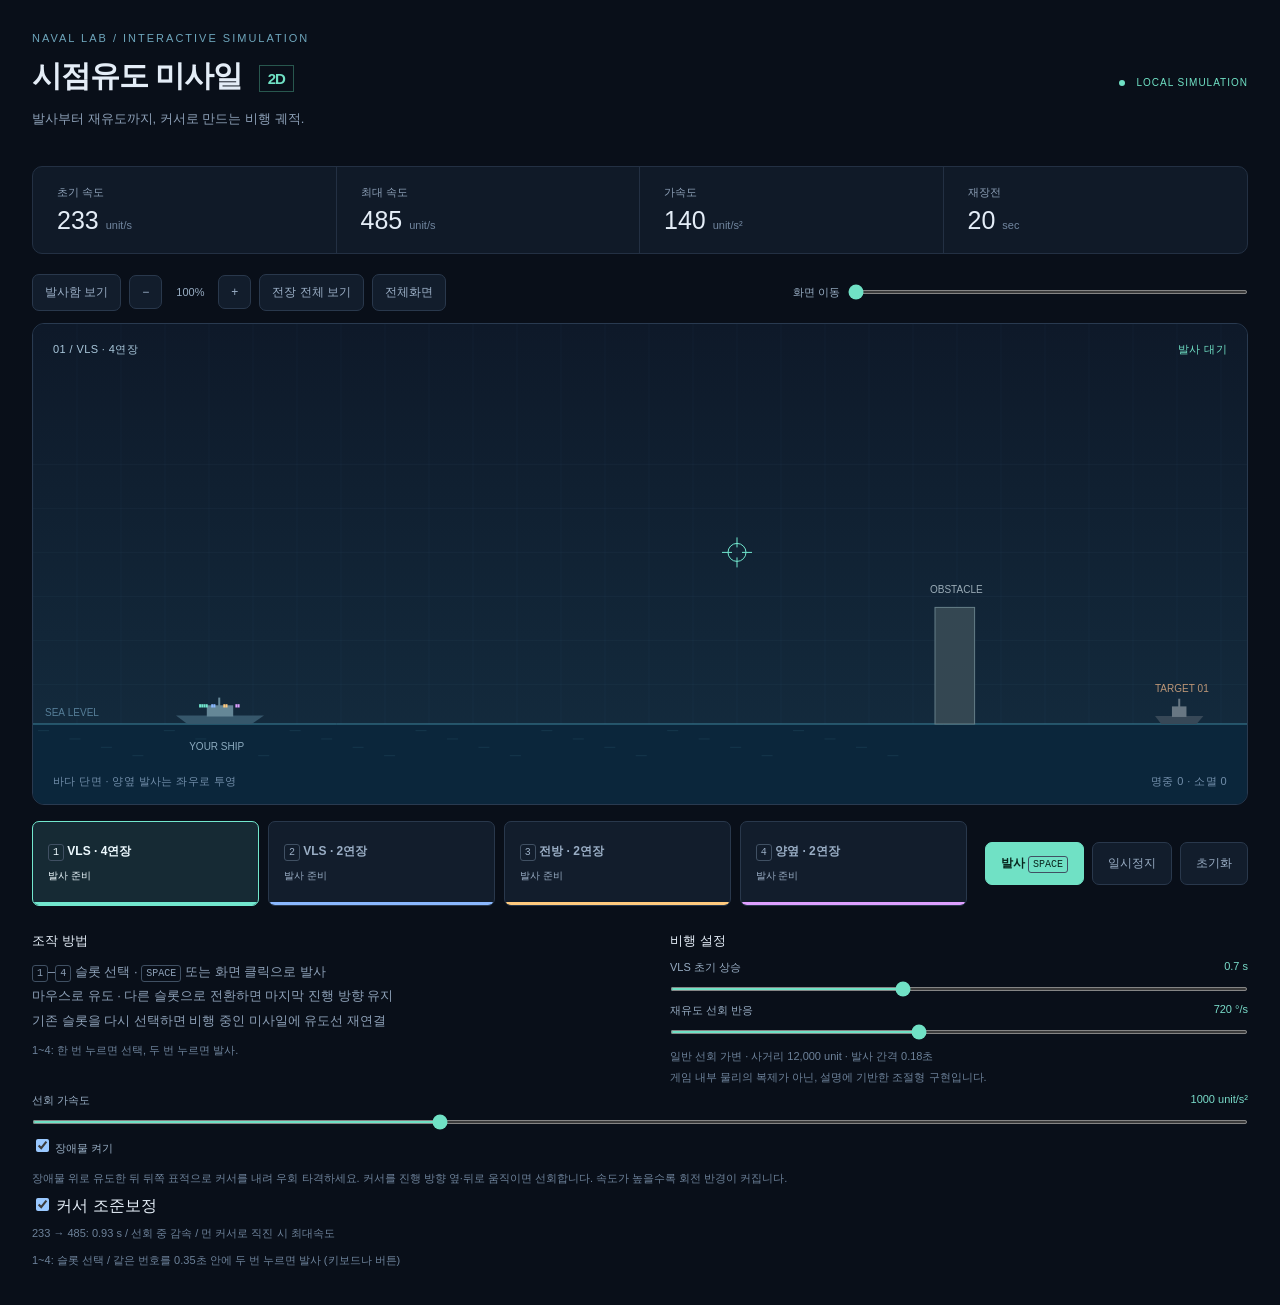
<file: views/minigame/missile-simulator/index.html>
<!doctype html>
<html lang="ko">
<head>
<meta charset="utf-8"><meta name="viewport" content="width=device-width, initial-scale=1">
<title>시점유도 미사일 · Naval Lab</title>
<link rel="stylesheet" href="style.css?v=14">
</head>
<body>
<main>
  <header><div><span class="eyebrow">NAVAL LAB / INTERACTIVE SIMULATION</span><h1>시점유도 미사일 <span>2D</span></h1><p>발사부터 재유도까지, 커서로 만드는 비행 궤적.</p></div><div class="live"><i></i> LOCAL SIMULATION</div></header>
  <section class="metrics"><div>초기 속도<strong>233 <small>unit/s</small></strong></div><div>최대 속도<strong>485 <small>unit/s</small></strong></div><div>가속도<strong>140 <small>unit/s²</small></strong></div><div>재장전<strong>20 <small>sec</small></strong></div></section>
  <section id="stage">
<div id="cameraToolbar"><button id="homeView">발사함 보기</button><button id="zoomOut" aria-label="축소">−</button><span id="zoomLabel">100%</span><button id="zoomIn" aria-label="확대">+</button><button id="fit">전장 전체 보기</button><button id="fullscreen">전체화면</button><label for="pan">화면 이동</label><input id="pan" type="range" min="0" max="6800" step="1" value="0" aria-label="전장 가로 이동"></div>
<section class="viewport"><canvas id="scene" aria-label="바다 단면에서 미사일을 발사하고 마우스 위치로 유도하는 시뮬레이션"></canvas><div class="overlay"><span id="mode">01 / VLS · 4연장</span><span id="telemetry">발사 대기</span></div><div class="bottom-overlay"><span>바다 단면 · 양옆 발사는 좌우로 투영</span><span id="stats">명중 0 · 소멸 0</span></div></section>
  <section class="controls"><div class="slots" id="slots"></div><div class="actions"><button id="fire" class="primary">발사 <kbd>SPACE</kbd></button><button id="pause" aria-label="일시정지">일시정지</button><button id="reset">초기화</button></div></section>
  </section>
<section class="footer"><div><h2>조작 방법</h2><p><kbd>1</kbd>–<kbd>4</kbd> 슬롯 선택 · <kbd>SPACE</kbd> 또는 화면 클릭으로 발사<br>마우스로 유도 · 다른 슬롯으로 전환하면 마지막 진행 방향 유지<br>기존 슬롯을 다시 선택하면 비행 중인 미사일에 유도선 재연결</p><p class="note">1~4: &#xd55c; &#xbc88; &#xb204;&#xb974;&#xba74; &#xc120;&#xd0dd;, &#xb450; &#xbc88; &#xb204;&#xb974;&#xba74; &#xbc1c;&#xc0ac;.</p></div><div class="settings"><h2>비행 설정</h2><label>VLS 초기 상승 <output id="boostValue">0.7 s</output><input id="boost" type="range" min="0.5" max="1" step="0.1" value="0.7"></label><label>재유도 선회 반응 <output id="turnValue">720 °/s</output><input id="turn" type="range" min="180" max="1440" step="30" value="720"></label><p class="note">일반 선회 가변 · 사거리 12,000 unit · 발사 간격 0.18초<br>게임 내부 물리의 복제가 아닌, 설명에 기반한 조절형 구현입니다.</p></div></section>
<section class="settings"><label>선회 가속도 <output id="lateralValue">1000 unit/s²</output><input id="lateral" type="range" min="400" max="2200" step="50" value="1000"></label><label><input id="obstacles" type="checkbox" checked> 장애물 켜기</label><p class="note">장애물 위로 유도한 뒤 뒤쪽 표적으로 커서를 내려 우회 타격하세요. 커서를 진행 방향 옆·뒤로 움직이면 선회합니다. 속도가 높을수록 회전 반경이 커집니다.</p></section>
<label><input id="aimAssist" type="checkbox" checked> &#xcee4;&#xc11c; &#xc870;&#xc900;&#xbcf4;&#xc815;</label><p class="note">233 &#x2192; 485: 0.93 s / &#xc120;&#xd68c; &#xc911; &#xac10;&#xc18d; / &#xba3c; &#xcee4;&#xc11c;&#xb85c; &#xc9c1;&#xc9c4; &#xc2dc; &#xcd5c;&#xb300;&#xc18d;&#xb3c4;</p><p class="note">1~4: &#xc2ac;&#xb86f; &#xc120;&#xd0dd; / &#xac19;&#xc740; &#xbc88;&#xd638;&#xb97c; 0.35&#xcd08; &#xc548;&#xc5d0; &#xb450; &#xbc88; &#xb204;&#xb974;&#xba74; &#xbc1c;&#xc0ac; (&#xd0a4;&#xbcf4;&#xb4dc;&#xb098; &#xbc84;&#xd2bc;)</p></main><script src="sim.js?v=14"></script><script src="camera.js?v=14"></script><script src="app.js?v=14"></script>

</body></html>
</file>
<file: views/minigame/missile-simulator/style.css>
:root{color-scheme:dark;font-family:Inter,"Segoe UI","Malgun Gothic",sans-serif;background:#090f19;color:#e4edf7}*{box-sizing:border-box}body{margin:0}main{width:100%;max-width:none;margin:auto;padding:28px 32px}header{display:flex;justify-content:space-between;align-items:center;margin-bottom:28px}.eyebrow{font-size:11px;letter-spacing:2px;color:#6ea6bc}h1{font-size:30px;letter-spacing:-1px;margin:10px 0}h1 span{font-size:15px;color:#70e1c5;border:1px solid #28574e;padding:4px 8px;vertical-align:middle;margin-left:9px}p{font-size:13px;color:#8da0b7;line-height:1.9;margin:6px 0}.live{font-size:10px;letter-spacing:1px;color:#70e1c5}.live i{display:inline-block;width:6px;height:6px;background:#70e1c5;border-radius:50%;margin-right:8px}.metrics{display:grid;grid-template-columns:repeat(4,1fr);border:1px solid #233043;border-radius:10px;background:#101a28;margin-bottom:20px}.metrics>div{padding:18px 24px;font-size:11px;color:#8da0b7;border-right:1px solid #233043}.metrics>div:last-child{border:0}strong{display:block;font-size:25px;color:#e4edf7;margin-top:6px;font-weight:500}small{font-size:11px;color:#71869f}.viewport{position:relative;border:1px solid #293a50;border-radius:12px;overflow:hidden;background:#0d1929}canvas{width:100%;height:480px;display:block;cursor:crosshair;touch-action:none}.overlay,.bottom-overlay{position:absolute;left:20px;right:20px;display:flex;justify-content:space-between;pointer-events:none;font-size:11px;letter-spacing:.4px}.overlay{top:18px;color:#a9c7db}.bottom-overlay{bottom:15px;color:#718da9}#telemetry{color:#70e1c5}.controls{display:flex;gap:18px;align-items:stretch;margin-top:16px}.slots{display:grid;grid-template-columns:repeat(4,1fr);gap:9px;flex:1}button{font:inherit;font-size:12px;color:#9aaec5;background:#121d2c;border:1px solid #29384c;border-radius:7px;padding:12px 15px;cursor:pointer}button:hover{background:#1b2c40}button:focus-visible{outline:2px solid #78e3ca;outline-offset:3px}.slot{text-align:left;position:relative;overflow:hidden;min-height:85px}.slot.active{border-color:var(--accent);background:#162a34;color:#eefaff}.slot b{font-size:12px;display:block;margin-bottom:8px}.slot span{font-size:10px}.slot .bar{position:absolute;bottom:0;left:0;height:3px;background:var(--accent)}.actions{display:flex;gap:8px;align-items:center}.primary{background:#70e1c5;color:#09261e;border-color:#70e1c5;font-weight:700}.primary:hover{background:#99f3db}.primary:disabled{background:#243b3b;color:#748e86;border-color:#344b4b;cursor:default}kbd{font:10px monospace;border:1px solid #405063;border-radius:3px;padding:2px 4px}.footer{display:grid;grid-template-columns:1fr 1fr;gap:60px;margin-top:26px}h2{font-size:13px;font-weight:500;margin:0 0 10px}.note{font-size:11px;color:#6d829a}.settings label{display:block;font-size:11px;color:#98adc3;margin-bottom:12px}.settings output{float:right;color:#79dbc9}input[type=range]{width:100%;height:4px;display:block;margin:12px 0;accent-color:#70e1c5}@media(max-width:900px){main{padding:20px}.controls{flex-direction:column}.actions{justify-content:flex-end}.footer{gap:25px}.live{display:none}canvas{height:420px}}@media(max-width:540px){main{padding:14px}h1{font-size:24px}.metrics>div{padding:12px 8px}strong{font-size:21px}.slots{grid-template-columns:repeat(2,1fr)}.footer{grid-template-columns:1fr}.overlay,.bottom-overlay{left:10px;right:10px;font-size:9px}canvas{height:380px}}
#cameraToolbar{display:flex;align-items:center;gap:8px;flex-wrap:wrap;margin:12px 0;color:#98adc3;font-size:11px}#cameraToolbar button{padding:9px 12px}#zoomLabel{min-width:40px;text-align:center}#cameraToolbar label{margin-left:auto}#pan{width:180px;flex:1;min-width:100px;max-width:400px}#stage:fullscreen,#stage.expanded{background:#090f19;padding:14px;width:100%;height:100dvh;display:flex;flex-direction:column;overflow:auto}#stage.expanded{position:fixed;inset:0;z-index:1000}#stage:fullscreen .viewport,#stage.expanded .viewport{flex:1;min-height:160px}#stage:fullscreen canvas,#stage.expanded canvas{position:absolute;width:100%;height:100%}#stage:fullscreen .controls,#stage.expanded .controls{flex-shrink:0}#stage:fullscreen #cameraToolbar,#stage.expanded #cameraToolbar{flex-shrink:0;margin-top:0}
</file>
